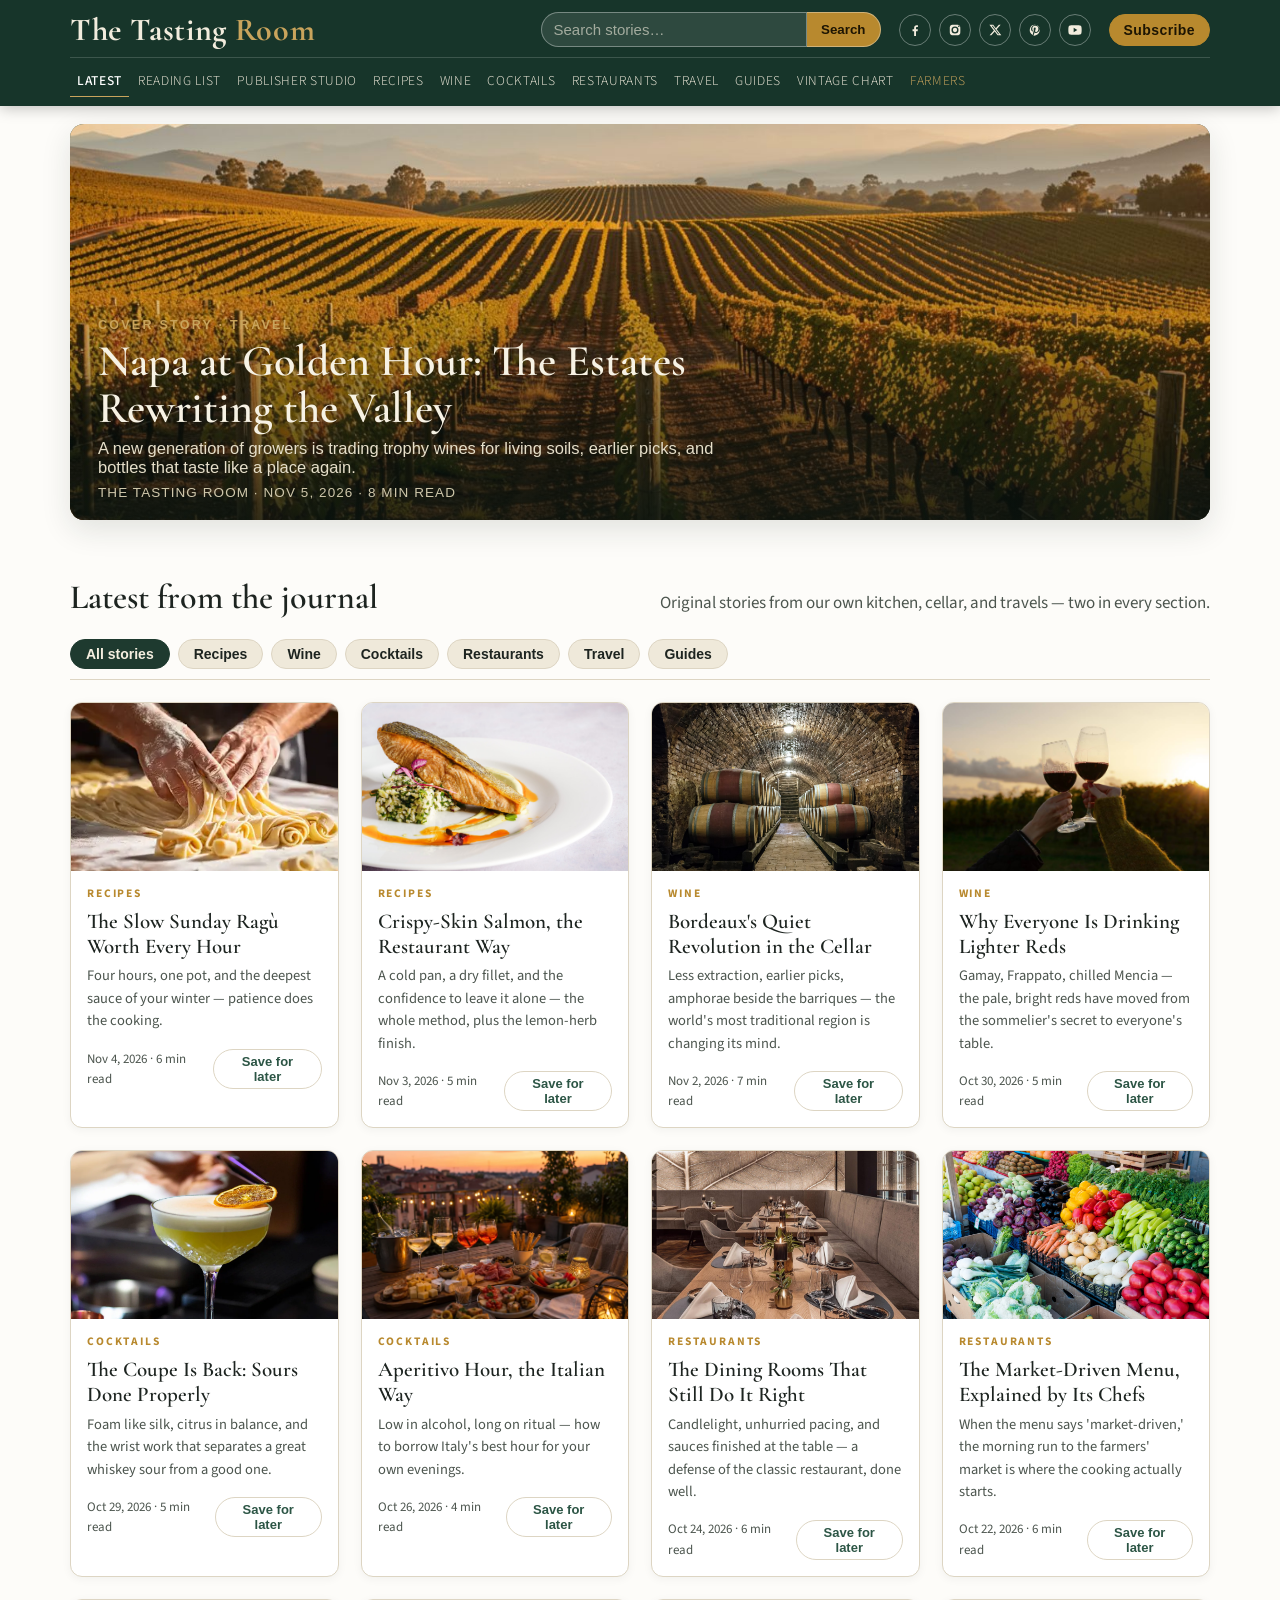
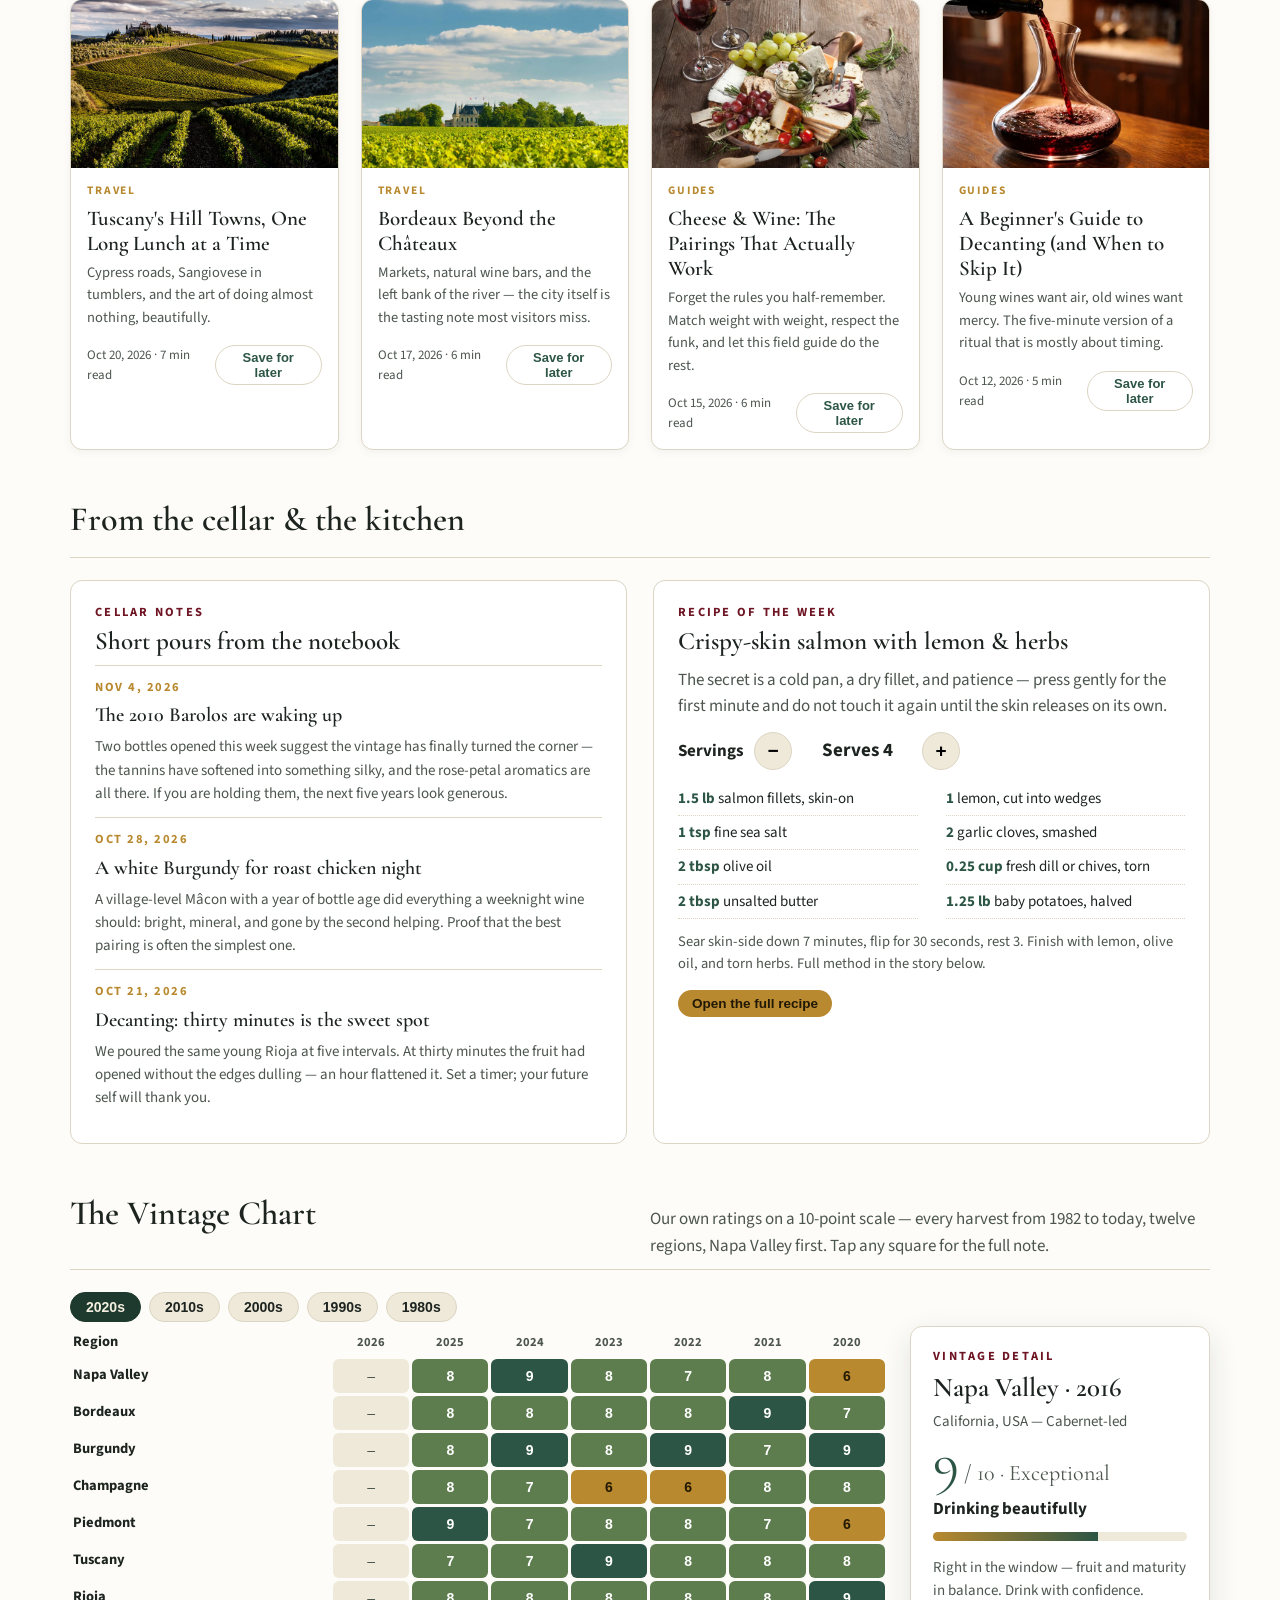
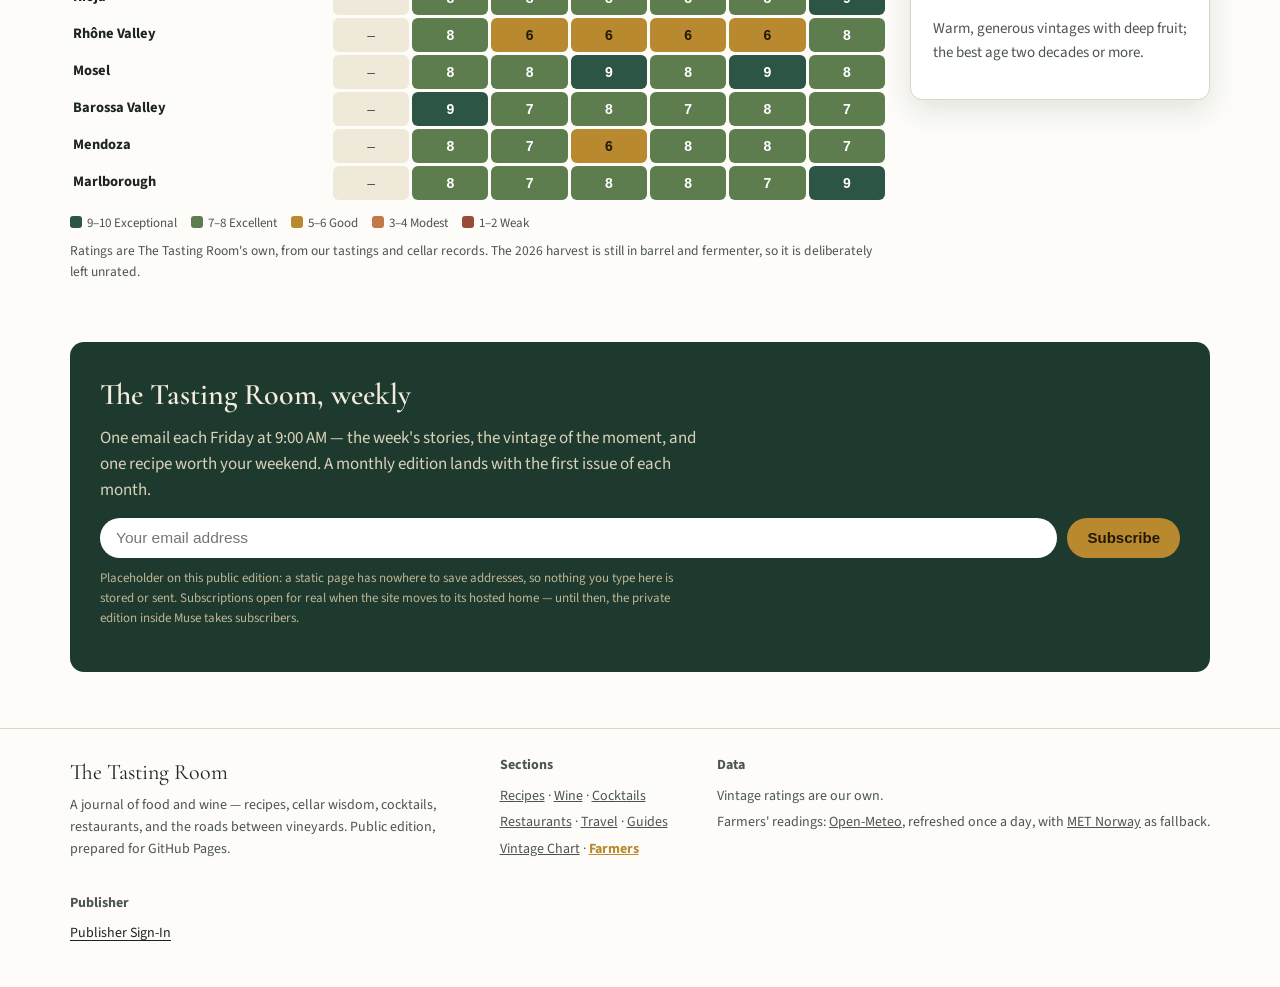
<file: index.html>
<!doctype html>
<html lang="en">
<head>
<meta charset="utf-8" />
<meta name="viewport" content="width=device-width, initial-scale=1, viewport-fit=cover" />
<meta name="color-scheme" content="light dark" />
<meta name="description" content="The Tasting Room — a journal of recipes, wine, cocktails, restaurants, travel and guides, with an interactive vintage chart and live growing conditions for farmers in 55 wine regions." />
<link rel="icon" href="data:," />
<title>The Tasting Room — Public Edition</title>
<link rel="preconnect" href="https://fonts.googleapis.com" />
<link rel="preconnect" href="https://fonts.gstatic.com" crossorigin />
<link href="https://fonts.googleapis.com/css2?family=Cormorant+Garamond:ital,wght@0,500;0,600;0,700;1,500&family=Source+Sans+3:wght@300;400;500;600;700&display=swap" rel="stylesheet" />
<link rel="stylesheet" href="assets/styles.css" />
</head>
<body>
<header class="site">
  <div class="wrap">
    <div class="hrow1">
      <button class="wordmark" data-nav="home">The Tasting <span>Room</span></button>
      <form class="searchbox" id="searchForm" role="search">
        <input type="search" id="searchInput" placeholder="Search stories…" aria-label="Search stories" />
        <button type="submit">Search</button>
      </form>
      <div class="socials" aria-label="Social media">
        <a href="https://www.facebook.com" target="_blank" rel="noopener" aria-label="Facebook"><svg viewBox="0 0 24 24"><path d="M13.5 21v-7h2.4l.4-3h-2.8V9.1c0-.9.3-1.5 1.6-1.5h1.3V4.9c-.3 0-1.1-.1-2.1-.1-2.1 0-3.6 1.3-3.6 3.7V11H8.3v3h2.4v7h2.8z"/></svg></a>
        <a href="https://www.instagram.com" target="_blank" rel="noopener" aria-label="Instagram"><svg viewBox="0 0 24 24"><path d="M12 8.8A3.2 3.2 0 1 0 12 15.2 3.2 3.2 0 0 0 12 8.8zm0-2.1a5.3 5.3 0 1 1 0 10.6 5.3 5.3 0 0 1 0-10.6zm6.9-.3a1.2 1.2 0 1 1-2.4 0 1.2 1.2 0 0 1 2.4 0zM12 4.2c-2.5 0-2.9 0-3.9.1a5 5 0 0 0-1.6.3 3.4 3.4 0 0 0-2 2 5 5 0 0 0-.3 1.6c0 1 0 1.3 0 3.9s0 2.9.1 3.9a5 5 0 0 0 .3 1.6 3.4 3.4 0 0 0 2 2 5 5 0 0 0 1.6.3c1 .1 1.3.1 3.9.1s2.9 0 3.9-.1a5 5 0 0 0 1.6-.3 3.4 3.4 0 0 0 2-2 5 5 0 0 0 .3-1.6c.1-1 .1-1.3.1-3.9s0-2.9-.1-3.9a5 5 0 0 0-.3-1.6 3.4 3.4 0 0 0-2-2 5 5 0 0 0-1.6-.3c-1-.1-1.4-.1-3.9-.1z"/></svg></a>
        <a href="https://x.com" target="_blank" rel="noopener" aria-label="X"><svg viewBox="0 0 24 24"><path d="M17.8 4h2.7l-6 6.8L21.5 20h-5.6l-4.3-5.6L6.6 20H3.9l6.4-7.3L3.6 4H9.3l3.9 5.2L17.8 4zm-1 14.4h1.5L8.6 5.5H7L16.8 18.4z"/></svg></a>
        <a href="https://www.pinterest.com" target="_blank" rel="noopener" aria-label="Pinterest"><svg viewBox="0 0 24 24"><path d="M12 4a8 8 0 0 0-2.9 15.4c-.1-.7-.2-1.7 0-2.4l1.2-4.9s-.3-.6-.3-1.5c0-1.4.8-2.4 1.8-2.4.9 0 1.3.6 1.3 1.4 0 .9-.6 2.2-.9 3.4-.2 1 .5 1.9 1.6 1.9 1.9 0 3.3-2 3.3-4.8 0-2.5-1.8-4.3-4.4-4.3a4.6 4.6 0 0 0-4.8 4.6c0 .9.4 1.9.8 2.4.1.1.1.2.1.3l-.3 1.2c0 .2-.2.2-.4.1-1.2-.6-2-2.3-2-3.8 0-3.1 2.3-6 6.6-6 3.4 0 6.1 2.5 6.1 5.7 0 3.4-2.2 6.2-5.2 6.2-1 0-2-.5-2.3-1.1l-.6 2.4c-.2.9-.8 2-1.2 2.6A8 8 0 1 0 12 4z"/></svg></a>
        <a href="https://www.youtube.com" target="_blank" rel="noopener" aria-label="YouTube"><svg viewBox="0 0 24 24"><path d="M21.6 7.2a2.5 2.5 0 0 0-1.8-1.8C18.2 5 12 5 12 5s-6.2 0-7.8.4A2.5 2.5 0 0 0 2.4 7.2 26 26 0 0 0 2 12a26 26 0 0 0 .4 4.8 2.5 2.5 0 0 0 1.8 1.8c1.6.4 7.8.4 7.8.4s6.2 0 7.8-.4a2.5 2.5 0 0 0 1.8-1.8A26 26 0 0 0 22 12a26 26 0 0 0-.4-4.8zM10 15.2V8.8L15.5 12 10 15.2z"/></svg></a>
      </div>
      <button class="signin-link subscribe-link" id="headerSubscribe" type="button">Subscribe</button>
    </div>
    <div class="hrow2">
      <button class="nav-toggle" id="navToggle" aria-expanded="false" aria-controls="mainNav"><span class="bars" aria-hidden="true"><i></i><i></i><i></i></span>Menu</button>
      <nav class="main" id="mainNav" aria-label="Sections">
        <button data-nav="home" class="active">Latest</button>
        <button data-nav="reading">Reading List</button>
        <button data-nav="studio">Publisher Studio</button>
        <button data-cat="Recipes">Recipes</button>
        <button data-cat="Wine">Wine</button>
        <button data-cat="Cocktails">Cocktails</button>
        <button data-cat="Restaurants">Restaurants</button>
        <button data-cat="Travel">Travel</button>
        <button data-cat="Guides">Guides</button>
        <button data-vintage="1">Vintage Chart</button>
        <button data-nav="farmers" class="farmers">Farmers</button>
      </nav>
    </div>
  </div>
</header>

<main class="wrap">

  <!-- ================= HOME ================= -->
  <section class="view on" id="view-home">
    <div id="coverSlot"></div>

    <div class="section-head">
      <h2 id="latestTitle">Latest from the journal</h2>
      <p>Original stories from our own kitchen, cellar, and travels — two in every section.</p>
    </div>
    <div class="chips" id="catChips" role="group" aria-label="Filter by section"></div>
    <div class="rule"></div>
    <div class="grid" id="storyGrid"></div>
    <div class="empty" id="noResults" style="display:none">No stories match that search yet. Try a different word — “salmon”, “Bordeaux”, “pasta”…</div>

    <div class="section-head">
      <h2>From the cellar &amp; the kitchen</h2>
    </div>
    <div class="rule"></div>
    <div class="split">
      <div class="panel">
        <div class="kicker">Cellar Notes</div>
        <h3>Short pours from the notebook</h3>
        <div class="note"><div class="d">Nov 4, 2026</div><h4>The 2010 Barolos are waking up</h4><p>Two bottles opened this week suggest the vintage has finally turned the corner — the tannins have softened into something silky, and the rose-petal aromatics are all there. If you are holding them, the next five years look generous.</p></div>
        <div class="note"><div class="d">Oct 28, 2026</div><h4>A white Burgundy for roast chicken night</h4><p>A village-level Mâcon with a year of bottle age did everything a weeknight wine should: bright, mineral, and gone by the second helping. Proof that the best pairing is often the simplest one.</p></div>
        <div class="note"><div class="d">Oct 21, 2026</div><h4>Decanting: thirty minutes is the sweet spot</h4><p>We poured the same young Rioja at five intervals. At thirty minutes the fruit had opened without the edges dulling — an hour flattened it. Set a timer; your future self will thank you.</p></div>
      </div>
      <div class="panel">
        <div class="kicker">Recipe of the Week</div>
        <h3>Crispy-skin salmon with lemon &amp; herbs</h3>
        <p style="color:var(--ink-soft);margin:6px 0 0">The secret is a cold pan, a dry fillet, and patience — press gently for the first minute and do not touch it again until the skin releases on its own.</p>
        <div class="scaler">
          <span style="font-weight:700">Servings</span>
          <button class="n" id="servDown" aria-label="Fewer servings">−</button>
          <output id="servOut">Serves 4</output>
          <button class="n" id="servUp" aria-label="More servings">+</button>
        </div>
        <ul class="ing" id="ingList"></ul>
        <p style="color:var(--ink-soft);font-size:14.5px;margin-top:12px">Sear skin-side down 7 minutes, flip for 30 seconds, rest 3. Finish with lemon, olive oil, and torn herbs. Full method in the story below.</p>
        <button class="btn small gold" data-open="salmon">Open the full recipe</button>
      </div>
    </div>

    <div class="section-head" id="vintageChart">
      <h2>The Vintage Chart</h2>
      <p>Our own ratings on a 10-point scale — every harvest from 1982 to today, twelve regions, Napa Valley first. Tap any square for the full note.</p>
    </div>
    <div class="rule"></div>
    <div class="chips" id="decadeTabs" role="group" aria-label="Choose a decade"></div>
    <div class="chart-layout">
      <div>
        <div class="vtable-wrap">
          <table class="vtable" id="vtable" aria-label="Vintage ratings"></table>
        </div>
        <div class="legend">
          <span><i style="background:var(--score-hi)"></i>9–10 Exceptional</span>
          <span><i style="background:#5d7d4f"></i>7–8 Excellent</span>
          <span><i style="background:var(--score-mid)"></i>5–6 Good</span>
          <span><i style="background:#c07a4a"></i>3–4 Modest</span>
          <span><i style="background:var(--score-lo)"></i>1–2 Weak</span>
        </div>
        <p style="color:var(--ink-soft);font-size:13.5px;margin-top:8px">Ratings are The Tasting Room's own, from our tastings and cellar records. The 2026 harvest is still in barrel and fermenter, so it is deliberately left unrated.</p>
      </div>
      <aside class="detail" id="chartDetail" aria-live="polite"></aside>
    </div>

    <div class="newsletter" id="newsletter">
      <h2>The Tasting Room, weekly</h2>
      <p>One email each Friday at 9:00 AM — the week's stories, the vintage of the moment, and one recipe worth your weekend. A monthly edition lands with the first issue of each month.</p>
      <form id="newsForm">
        <input type="email" id="newsEmail" placeholder="Your email address" aria-label="Email address" />
        <button class="btn gold" type="submit">Subscribe</button>
      </form>
      <p class="fine" id="newsNote">Placeholder on this public edition: a static page has nowhere to save addresses, so nothing you type here is stored or sent. Subscriptions open for real when the site moves to its hosted home — until then, the private edition inside Muse takes subscribers.</p>
    </div>
  </section>

  <!-- ================= READER ================= -->
  <section class="view" id="view-story">
    <button class="btn ghost small" id="backBtn" style="margin-top:18px">← Back to the journal</button>
    <div id="readerSlot"></div>
  </section>

  <!-- ================= READING LIST ================= -->
  <section class="view" id="view-reading">
    <div class="section-head"><h2>Your reading list</h2><p>Saved for later — on this public edition the list is kept for this visit only and clears when you close the page. In the private edition it is kept for you between visits.</p></div>
    <div class="rule"></div>
    <div class="grid" id="readingGrid"></div>
    <div class="empty" id="readingEmpty">Nothing saved yet. Tap “Save for later” on any story and it will wait for you here.</div>
  </section>

  <!-- ================= FARMERS ================= -->
  <section class="view" id="view-farmers">
    <div class="farm-hero">
      <div class="kicker" style="color:var(--gold-soft)">For the growers</div>
      <h1>Conditions in the world's wine regions</h1>
      <p>Live weather, wind, and soil temperature — at the surface and 6&nbsp;cm down — for 55 wine-growing regions, the numbers that decide irrigation, frost watches, and harvest timing.</p>
    </div>
    <div class="farm-tools">
      <input type="search" id="farmSearch" placeholder="Search regions — try “Napa” or “Mosel”…" aria-label="Search wine regions" />
      <div class="unit-toggle" role="group" aria-label="Units">
        <button id="unitF" class="active">°F · mph</button>
        <button id="unitC">°C · km/h</button>
      </div>
    </div>
    <div class="chips" id="contChips" role="group" aria-label="Filter by continent"></div>
    <p class="status-line" id="farmStatus">Loading readings…</p>
    <div id="farmDetail"></div>
    <div class="fgrid" id="farmGrid"></div>
    <div class="empty" id="farmEmpty" style="display:none">No regions match that search.</div>
  </section>

  <!-- ================= STUDIO ================= -->
  <section class="view" id="view-studio">
    <div class="section-head"><h2>Publisher Studio</h2><p>The newsroom behind The Tasting Room.</p></div>
    <div class="rule"></div>
    <div class="panel" style="border-style:dashed">
      <span class="tag">Placeholder on the public edition</span>
      <h3 style="font-size:26px">Sign-in and publishing live in the private edition</h3>
      <p style="color:var(--ink-soft);max-width:640px">A static page on GitHub Pages has no server and no database, so it cannot hold an access code, save stories, or keep a subscriber list. Nothing entered on this page is stored. The working Studio — single publisher seat claimed with a name and access code — stays in the private edition inside Muse, and these tools arrive here when the site moves to its hosted home.</p>
    </div>
    <div class="studio-grid">
      <div class="studio-card"><span class="tag">Placeholder</span><h3>Write &amp; edit stories</h3><p>Draft, edit, and publish stories with photos, and choose the cover story. Available in the private edition today; arrives here with hosting.</p></div>
      <div class="studio-card"><span class="tag">Placeholder</span><h3>Subscribers &amp; newsletter</h3><p>The subscriber list and the Friday 9:00 AM weekly send (monthly readers get the first issue of each month). Runs from the private edition until hosting lands.</p></div>
      <div class="studio-card"><span class="tag">Placeholder</span><h3>Analytics</h3><p>Visitor and page-view counts, most-read stories, and the 14-day chart. Needs a server to count anyone but yourself, so it is counted in the private edition for now.</p></div>
      <div class="studio-card"><span class="tag">Placeholder</span><h3>Settings</h3><p>Social profile links and site details. On this edition the ribbon icons point at the social networks themselves until the hosted settings page arrives.</p></div>
    </div>
  </section>
</main>

<footer class="site">
  <div class="wrap cols">
    <div>
      <div class="serif">The Tasting Room</div>
      <p style="margin:6px 0 0;max-width:380px">A journal of food and wine — recipes, cellar wisdom, cocktails, restaurants, and the roads between vineyards. Public edition, prepared for GitHub Pages.</p>
    </div>
    <div>
      <p style="margin:0 0 6px"><b>Sections</b></p>
      <p style="margin:0;line-height:1.9">
        <a href="#" data-cat-link="Recipes">Recipes</a> · <a href="#" data-cat-link="Wine">Wine</a> · <a href="#" data-cat-link="Cocktails">Cocktails</a><br/>
        <a href="#" data-cat-link="Restaurants">Restaurants</a> · <a href="#" data-cat-link="Travel">Travel</a> · <a href="#" data-cat-link="Guides">Guides</a><br/>
        <a href="#" id="footVintage">Vintage Chart</a> · <a href="#" id="footFarmers" style="color:var(--gold);font-weight:700">Farmers</a>
      </p>
    </div>
    <div>
      <p style="margin:0 0 6px"><b>Data</b></p>
      <p style="margin:0;line-height:1.9">Vintage ratings are our own.<br/>Farmers' readings: <a href="https://open-meteo.com" target="_blank" rel="noopener">Open-Meteo</a>, refreshed once a day, with <a href="https://www.met.no" target="_blank" rel="noopener">MET Norway</a> as fallback.</p>
    </div>
    <div>
      <p style="margin:0 0 6px"><b>Publisher</b></p>
      <p style="margin:0;line-height:1.9"><button class="footer-signin" id="footSignIn" type="button">Publisher Sign-In</button></p>
    </div>
  </div>
</footer>
<div class="toast" id="toast" role="status"></div>

<script src="assets/app.js"></script>
</body>
</html>
</file>
<file: assets/styles.css>
:root{
  --bg:#fdfcf9; --bg-soft:#f4f0e6; --surface:#ffffff; --ink:#1d2420; --ink-soft:#4c554e;
  --line:#ddd5c3; --green:#1e3a2f; --green-2:#2c5545; --oxblood:#6e1423; --gold:#b8892e;
  --gold-soft:#c9a45c; --gold-pale:#f3e9d2; --header-bg:#17352a; --header-ink:#f2ecdd;
  --chip:#efe9da; --shadow:0 10px 30px rgba(23,40,32,.12);
  --score-hi:#2c5545; --score-mid:#b8892e; --score-lo:#9a4a38;
}
@media (prefers-color-scheme: dark){
  :root{
    --bg:#101613; --bg-soft:#17201b; --surface:#1a231e; --ink:#ece7da; --ink-soft:#b9beb2;
    --line:#33413a; --green:#0f241c; --green-2:#7fb69c; --oxblood:#d98a97; --gold:#d3ab55;
    --gold-soft:#c9a45c; --gold-pale:#2a2416; --chip:#232e28;
    --header-bg:#0c1f18; --header-ink:#f2ecdd; --shadow:0 10px 30px rgba(0,0,0,.45);
    --score-hi:#7fb69c; --score-mid:#d3ab55; --score-lo:#d98a7a;
  }
}
*{box-sizing:border-box}
html{scroll-behavior:smooth}
body{margin:0;background:var(--bg);color:var(--ink);font-family:"Source Sans 3",system-ui,sans-serif;font-size:17px;line-height:1.55}
img{display:block;max-width:100%}
h1,h2,h3,.serif{font-family:"Cormorant Garamond",Georgia,serif}
a{color:inherit}
button,a,select,[role="button"]{cursor:pointer}
button *,a *{cursor:pointer}
input,textarea{cursor:text}
.wrap{max-width:1180px;margin:0 auto;padding:0 20px}
/* ---------- pinned header ---------- */
header.site{position:sticky;top:0;z-index:60;background:var(--header-bg);color:var(--header-ink);box-shadow:0 2px 14px rgba(0,0,0,.25)}
.hrow1{display:flex;align-items:center;gap:18px;padding:12px 0 10px;flex-wrap:wrap}
.wordmark{font-family:"Cormorant Garamond",Georgia,serif;font-size:32px;font-weight:700;letter-spacing:.02em;line-height:1;background:none;border:0;color:var(--header-ink);padding:0;text-align:left}
.wordmark span{color:var(--gold-soft)}
.searchbox{flex:1 1 200px;max-width:340px;margin-left:auto;display:flex}
.searchbox input{flex:1;padding:8px 12px;border-radius:999px 0 0 999px;border:1px solid rgba(255,255,255,.35);background:rgba(255,255,255,.1);color:var(--header-ink);font-size:15px;min-width:0}
.searchbox input::placeholder{color:rgba(242,236,221,.6)}
.searchbox button{border:1px solid rgba(255,255,255,.35);border-left:0;background:var(--gold);color:#1d1503;border-radius:0 999px 999px 0;padding:8px 14px;font-weight:700}
.socials{display:flex;gap:8px;align-items:center}
.socials a{display:inline-flex;width:32px;height:32px;border:1px solid rgba(255,255,255,.35);border-radius:50%;align-items:center;justify-content:center;color:var(--header-ink)}
.socials a:hover{background:rgba(255,255,255,.14)}
.socials svg{width:16px;height:16px;fill:currentColor}
.signin-link{background:none;border:1px solid rgba(255,255,255,.35);color:var(--header-ink);border-radius:999px;padding:7px 14px;font-size:14px;font-weight:400;letter-spacing:.03em}
.subscribe-link{background:var(--gold);border-color:var(--gold);color:#1d1503;font-weight:700}
.subscribe-link:hover{background:var(--gold-soft);border-color:var(--gold-soft)}
#newsletter{scroll-margin-top:150px}
.footer-signin{background:none;border:0;padding:0;color:var(--ink);font:inherit;text-decoration:underline;text-underline-offset:3px}
.footer-signin:hover{color:var(--green-2)}
.hrow2{border-top:1px solid rgba(255,255,255,.16)}
nav.main{display:flex;flex-wrap:nowrap;gap:0 2px;padding:7px 0 9px}
nav.main button{background:none;border:0;color:var(--header-ink);font-family:"Source Sans 3",system-ui,sans-serif;font-size:13.5px;font-weight:300;letter-spacing:.05em;text-transform:uppercase;white-space:nowrap;padding:6px 7px;border-bottom:1px solid transparent}
nav.main button:hover{color:#fff}
nav.main button.active{border-bottom-color:var(--gold-soft);color:#fff;font-weight:500}
.nav-toggle{display:none;align-items:center;gap:10px;background:none;border:0;color:var(--header-ink);font-family:"Source Sans 3",system-ui,sans-serif;font-size:14px;font-weight:400;letter-spacing:.14em;text-transform:uppercase;padding:10px 2px;min-height:44px}
.nav-toggle .bars{display:inline-flex;flex-direction:column;gap:4px}
.nav-toggle .bars i{display:block;width:20px;height:1.5px;background:var(--header-ink);border-radius:2px;transition:transform .18s,opacity .18s}
.nav-toggle[aria-expanded="true"] .bars i:nth-child(1){transform:translateY(5.5px) rotate(45deg)}
.nav-toggle[aria-expanded="true"] .bars i:nth-child(2){opacity:0}
.nav-toggle[aria-expanded="true"] .bars i:nth-child(3){transform:translateY(-5.5px) rotate(-45deg)}
#vintageChart{scroll-margin-top:150px}
nav.main button.farmers{color:var(--gold-soft)}
nav.main button.farmers.active{color:#ecd9a8}
/* ---------- generic ---------- */
.view{display:none}
.view.on{display:block}
.kicker{font-size:12.5px;font-weight:700;letter-spacing:.18em;text-transform:uppercase;color:var(--oxblood)}
.section-head{display:flex;align-items:baseline;justify-content:space-between;gap:16px;margin:44px 0 6px;flex-wrap:wrap}
.section-head h2{font-size:34px;margin:0;font-weight:600}
.section-head p{margin:0;color:var(--ink-soft);max-width:560px}
.rule{height:1px;background:var(--line);margin:10px 0 22px}
.btn{display:inline-block;background:var(--green);color:#f5efe0;border:0;border-radius:999px;padding:10px 20px;font-weight:700;font-size:15px}
.btn.gold{background:var(--gold);color:#221806}
.btn.ghost{background:none;color:var(--green-2);border:1px solid var(--line)}
.btn.small{padding:6px 14px;font-size:13.5px}
.chips{display:flex;flex-wrap:wrap;gap:8px;margin:14px 0 4px}
.chip{border:1px solid var(--line);background:var(--chip);color:var(--ink);border-radius:999px;padding:6px 15px;font-size:14px;font-weight:600}
.chip.active{background:var(--green);color:#f5efe0;border-color:var(--green)}
/* ---------- cover ---------- */
.cover{position:relative;margin-top:18px;border-radius:14px;overflow:hidden;box-shadow:var(--shadow);text-align:left;width:100%;border:0;padding:0;background:var(--green)}
.cover img{width:100%;height:44vh;min-height:320px;max-height:430px;object-fit:cover}
.cover .overlay{position:absolute;inset:auto 0 0 0;padding:56px 28px 20px;background:linear-gradient(transparent,rgba(10,20,15,.82));color:#f7f2e4}
.cover .kicker{color:var(--gold-soft)}
.cover h1{font-size:clamp(28px,4.6vw,44px);line-height:1.08;margin:6px 0 6px;font-weight:600;max-width:760px}
.cover p{margin:0;max-width:640px;color:#e6dfca;font-size:16.5px}
.cover .byline{margin-top:8px;font-size:13.5px;letter-spacing:.08em;text-transform:uppercase;color:#cfc7ab}
/* ---------- story grid ---------- */
.grid{display:grid;grid-template-columns:repeat(auto-fill,minmax(255px,1fr));gap:22px}
.card{background:var(--surface);border:1px solid var(--line);border-radius:12px;overflow:hidden;text-align:left;padding:0;display:flex;flex-direction:column;box-shadow:0 2px 10px rgba(23,40,32,.05)}
.card img{width:100%;height:168px;object-fit:cover}
.card .body{padding:14px 16px 16px;display:flex;flex-direction:column;gap:6px;flex:1}
.card .cat{font-size:11.5px;font-weight:700;letter-spacing:.16em;text-transform:uppercase;color:var(--gold)}
.card h3{font-size:21px;line-height:1.2;margin:0;font-weight:600}
.card p{margin:0;color:var(--ink-soft);font-size:14.5px;flex:1}
.card .meta{display:flex;justify-content:space-between;align-items:center;font-size:13px;color:var(--ink-soft)}
.save-btn{background:none;border:1px solid var(--line);border-radius:999px;padding:4px 12px;font-size:13px;font-weight:700;color:var(--green-2)}
.save-btn.saved{background:var(--gold-pale);border-color:var(--gold);color:var(--gold)}
.empty{padding:34px;text-align:center;color:var(--ink-soft);border:1px dashed var(--line);border-radius:12px}
/* ---------- cellar notes + recipe ---------- */
.split{display:grid;grid-template-columns:1fr 1fr;gap:26px}
@media(max-width:820px){.split{grid-template-columns:1fr}}
.panel{background:var(--surface);border:1px solid var(--line);border-radius:12px;padding:22px 24px}
.panel h3{font-size:25px;margin:0 0 4px;font-weight:600}
.note{border-top:1px solid var(--line);padding:12px 0}
.note:first-of-type{border-top:0}
.note .d{font-size:12.5px;letter-spacing:.12em;text-transform:uppercase;color:var(--gold);font-weight:700}
.note h4{font-family:"Cormorant Garamond",Georgia,serif;font-size:20px;margin:3px 0 4px;font-weight:600}
.note p{margin:0;color:var(--ink-soft);font-size:15px}
.scaler{display:flex;align-items:center;gap:10px;margin:12px 0;flex-wrap:wrap}
.scaler .n{width:38px;height:38px;border-radius:50%;border:1px solid var(--line);background:var(--chip);font-size:19px;font-weight:700;line-height:1}
.scaler output{font-size:19px;font-weight:700;min-width:110px;text-align:center}
.ing{list-style:none;margin:10px 0 0;padding:0;columns:2;column-gap:28px}
@media(max-width:560px){.ing{columns:1}}
.ing li{padding:5px 0;border-bottom:1px dotted var(--line);font-size:15px;break-inside:avoid}
.ing b{color:var(--green-2)}
/* ---------- vintage chart ---------- */
.chart-layout{display:grid;grid-template-columns:minmax(0,1fr) 300px;gap:22px;align-items:start}
@media(max-width:900px){.chart-layout{grid-template-columns:1fr}}
.vtable{border-collapse:separate;border-spacing:3px;width:100%}
.vtable th{font-size:12.5px;color:var(--ink-soft);font-weight:700;padding:2px 0;text-align:center}
.vtable th.region{text-align:left;font-size:14.5px;color:var(--ink);white-space:nowrap;padding-right:8px}
.vtable td{padding:0}
.cell{width:100%;min-width:30px;height:34px;border:0;border-radius:6px;font-weight:700;font-size:14px;color:#fff;display:block}
.cell.s9,.cell.s10{background:var(--score-hi)}
.cell.s7,.cell.s8{background:#5d7d4f}
.cell.s5,.cell.s6{background:var(--score-mid);color:#241a02}
.cell.s3,.cell.s4{background:#c07a4a}
.cell.s1,.cell.s2{background:var(--score-lo)}
.cell.none{background:var(--chip);color:var(--ink-soft);font-weight:400}
.cell.sel{outline:3px solid var(--oxblood);outline-offset:1px}
.detail{position:sticky;top:132px;background:var(--surface);border:1px solid var(--line);border-radius:12px;padding:20px 22px;box-shadow:var(--shadow)}
.detail h3{font-size:27px;margin:0;font-weight:600}
.detail .big{font-family:"Cormorant Garamond",Georgia,serif;font-size:56px;line-height:1;color:var(--green-2)}
.detail .big small{font-size:22px;color:var(--ink-soft)}
.mbar{height:9px;border-radius:99px;background:var(--chip);overflow:hidden;margin:10px 0 6px}
.mbar i{display:block;height:100%;background:linear-gradient(90deg,var(--gold),var(--green-2))}
.detail p{color:var(--ink-soft);font-size:15px}
.legend{display:flex;gap:14px;flex-wrap:wrap;font-size:13px;color:var(--ink-soft);margin-top:10px}
.legend i{display:inline-block;width:12px;height:12px;border-radius:3px;margin-right:5px;vertical-align:-1px}
/* ---------- farmers ---------- */
.farm-hero{background:linear-gradient(120deg,#17352a,#2c5545);color:#f2ecdd;border-radius:14px;padding:26px 28px;margin-top:20px}
.farm-hero h1{font-size:clamp(28px,4vw,38px);margin:4px 0 6px;font-weight:600}
.farm-hero p{margin:0;color:#d9d2ba;max-width:640px}
.farm-tools{display:flex;gap:10px;flex-wrap:wrap;align-items:center;margin:18px 0 6px}
.farm-tools input[type=search]{flex:1 1 180px;padding:9px 14px;border-radius:999px;border:1px solid var(--line);background:var(--surface);color:var(--ink);font-size:15px}
.unit-toggle{display:flex;border:1px solid var(--line);border-radius:999px;overflow:hidden}
.unit-toggle button{border:0;background:var(--surface);color:var(--ink);padding:8px 15px;font-weight:700}
.unit-toggle button.active{background:var(--green);color:#f5efe0}
.fdetail{background:var(--surface);border:1px solid var(--line);border-radius:14px;padding:13px 16px;box-shadow:var(--shadow);margin:10px 0 16px}
.fdetail h2{font-size:24px;margin:0;font-weight:600}
.fdetail .sub{color:var(--ink-soft);margin:1px 0 8px;font-size:14.5px}
.statgrid{display:grid;grid-template-columns:repeat(auto-fit,minmax(118px,1fr));gap:8px}
.stat{background:var(--bg-soft);border-radius:10px;padding:7px 10px}
.stat .lab{font-size:10.5px;font-weight:700;letter-spacing:.12em;text-transform:uppercase;color:var(--ink-soft)}
.stat .val{font-family:"Cormorant Garamond",Georgia,serif;font-size:21px;line-height:1.15;font-weight:600}
.stat .val small{font-size:12px;color:var(--ink-soft)}
.days{display:grid;grid-template-columns:repeat(7,1fr);gap:6px;margin-top:9px}
@media(max-width:700px){.days{grid-template-columns:repeat(4,1fr)}}
.day{background:var(--bg-soft);border-radius:10px;padding:7px 6px;text-align:center;font-size:12.5px;line-height:1.4}
.day .dn{font-weight:700;letter-spacing:.05em}
.day .hi{font-weight:700}.day .lo{color:var(--ink-soft)}
.day .rn{color:#3f6d8e;font-size:11.5px}
.chartbox{margin-top:8px}
.chartbox h3{font-size:19px;margin:0;font-weight:600}
.chart-legend{display:flex;gap:6px 14px;flex-wrap:wrap;font-size:12.5px;margin:3px 0 2px}
.chart-legend i{display:inline-block;width:18px;height:4px;border-radius:2px;margin-right:6px;vertical-align:middle}
#weekChart{width:100%;height:auto}
#chartTip{position:absolute;pointer-events:none;background:var(--green);color:#f5efe0;border-radius:8px;padding:8px 11px;font-size:13px;line-height:1.45;opacity:0;transition:opacity .12s;z-index:5;white-space:nowrap}
.chart-rel{position:relative}
.fgrid{display:grid;grid-template-columns:repeat(auto-fill,minmax(215px,1fr));gap:14px}
.fcard{background:var(--surface);border:1px solid var(--line);border-radius:12px;padding:14px 16px;text-align:left;width:100%}
.fcard.sel{border-color:var(--gold);box-shadow:0 0 0 2px var(--gold-pale)}
.fcard h3{font-size:20px;margin:0;font-weight:600}
.fcard .ctry{color:var(--ink-soft);font-size:13px;margin-bottom:8px}
.fcard .row{display:flex;justify-content:space-between;font-size:14px;color:var(--ink-soft)}
.fcard .row b{color:var(--ink);font-size:16px}
.fcard .snote{font-size:11.5px;color:var(--ink-soft);margin-top:7px}
.status-line{color:var(--ink-soft);font-size:14px;margin:8px 0}
/* ---------- reader ---------- */
.reader-hero{width:100%;height:46vh;min-height:300px;object-fit:cover;border-radius:14px;margin-top:18px}
.reader{max-width:720px;margin:0 auto}
.reader h1{font-size:clamp(30px,4.6vw,44px);line-height:1.12;font-weight:600;margin:10px 0 8px}
.reader .dek{font-size:19px;color:var(--ink-soft);font-family:"Cormorant Garamond",Georgia,serif;font-style:italic}
.reader .meta{color:var(--ink-soft);font-size:14px;margin:10px 0 18px;display:flex;gap:14px;flex-wrap:wrap;align-items:center}
.reader p.body{font-size:18px;line-height:1.7;margin:0 0 18px}
/* ---------- newsletter / studio / footer ---------- */
.newsletter{background:var(--green);color:#f2ecdd;border-radius:14px;padding:30px 30px;margin:46px 0 10px}
.newsletter h2{margin:0 0 6px;font-size:30px;font-weight:600}
.newsletter p{margin:0 0 14px;color:#d9d2ba;max-width:600px}
.newsletter form{display:flex;gap:10px;flex-wrap:wrap}
.newsletter input{flex:1 1 240px;padding:11px 16px;border-radius:999px;border:0;font-size:15.5px}
.newsletter .fine{font-size:13px;color:#bdb694;margin-top:10px}
.studio-grid{display:grid;grid-template-columns:repeat(auto-fit,minmax(230px,1fr));gap:16px;margin-top:18px}
.studio-card{background:var(--surface);border:1px dashed var(--line);border-radius:12px;padding:20px}
.studio-card h3{margin:0 0 6px;font-size:22px;font-weight:600}
.studio-card p{margin:0;color:var(--ink-soft);font-size:14.5px}
.tag{display:inline-block;background:var(--gold-pale);color:var(--gold);font-size:11.5px;font-weight:700;letter-spacing:.12em;text-transform:uppercase;border-radius:99px;padding:3px 10px;margin-bottom:8px}
footer.site{margin-top:56px;border-top:1px solid var(--line);padding:26px 0 40px;color:var(--ink-soft);font-size:14px}
footer.site .cols{display:flex;gap:30px;flex-wrap:wrap;justify-content:space-between}
footer.site .serif{font-size:22px;color:var(--ink)}
.toast{position:fixed;left:50%;bottom:22px;transform:translateX(-50%) translateY(20px);background:var(--green);color:#f5efe0;padding:11px 20px;border-radius:999px;font-size:14.5px;opacity:0;pointer-events:none;transition:.25s;z-index:80;box-shadow:var(--shadow);max-width:90vw;text-align:center}
.toast.on{opacity:1;transform:translateX(-50%)}
/* ---------- vintage chart scroller (desktop keeps the swipe, mobile reflows below) ---------- */
.vtable-wrap{overflow-x:auto;-webkit-overflow-scrolling:touch}
/* ================= MOBILE PASS ================= */
button,a,.chip{ -webkit-tap-highlight-color:transparent }
button,.chip,nav.main button,.fcard,.cell{ touch-action:manipulation }
@media (prefers-reduced-motion: reduce){ html{scroll-behavior:auto} .toast{transition:none} }
@media (max-width:760px){
  body{font-size:16.5px;overflow-x:clip}
  .wrap{padding:0 16px}
  /* header: wordmark + sign-in on row one, full-width search on row two, socials on row three — nothing to swipe */
  .hrow1{gap:10px 12px;padding:10px 0 9px}
  .wordmark{font-size:27px;min-height:44px;display:inline-flex;align-items:center;order:1}
  .signin-link{order:2;margin-left:auto;min-height:40px;padding:8px 13px;font-size:13.5px;display:inline-flex;align-items:center}
  .searchbox{order:3;flex:1 1 100%;max-width:none;margin-left:0}
  .searchbox input{font-size:16px;padding:11px 14px;min-height:44px}
  .searchbox button{padding:11px 18px;min-height:44px;font-size:15px}
  .socials{order:4;margin:0 auto;gap:9px}
  .socials a{width:40px;height:40px}
  .socials svg{width:18px;height:18px}
  /* nav: hidden behind the hamburger toggle at this size (see the menu section at the end) */
  nav.main button{font-size:13px;letter-spacing:.05em;padding:10px 8px;min-height:44px;display:flex;align-items:center;line-height:1.25;text-align:left}
  /* sections & type */
  .section-head{margin:32px 0 4px;gap:8px}
  .section-head h2{font-size:28px;line-height:1.15}
  .section-head p{font-size:15.5px}
  .rule{margin:8px 0 18px}
  /* cover */
  .cover{margin-top:12px;border-radius:12px}
  .cover img{height:38vh;min-height:250px;max-height:340px}
  .cover .overlay{padding:46px 18px 16px}
  .cover h1{font-size:clamp(26px,7.4vw,34px)}
  .cover p{font-size:15.5px;line-height:1.45}
  .cover .byline{font-size:12px}
  /* cards & controls */
  .grid{gap:16px}
  .card .body{padding:13px 15px 15px}
  .btn{min-height:44px;display:inline-flex;align-items:center;justify-content:center;padding:11px 20px}
  .btn.small{min-height:40px;padding:8px 16px}
  .chip{min-height:44px;padding:10px 15px;font-size:14.5px;display:inline-flex;align-items:center}
  .chips{gap:7px;margin:12px 0 2px}
  .save-btn{min-height:38px;padding:7px 13px;font-size:13.5px}
  .card .meta{flex-wrap:wrap;gap:8px}
  .empty{padding:24px 18px}
  /* panels, recipe */
  .panel{padding:18px 16px}
  .panel h3{font-size:23px}
  .scaler .n{width:44px;height:44px;font-size:21px}
  .scaler output{min-width:96px}
  /* vintage chart: the wide table becomes stacked region blocks — each year is a labelled tile, no sideways scroll */
  .vtable-wrap{overflow:visible}
  .vtable{display:block;width:100%;border-spacing:0}
  .vtable tr:first-child{display:none}
  .vtable tr{display:grid;grid-template-columns:repeat(5,1fr);gap:6px;padding:12px 0 14px;border-bottom:1px solid var(--line)}
  .vtable th.region{grid-column:1/-1;text-align:left;font-size:17px;white-space:normal;padding:0 0 2px;font-family:"Cormorant Garamond",Georgia,serif;font-weight:600}
  .vtable td{display:block}
  .cell{min-width:0;height:auto;min-height:54px;display:flex;flex-direction:column;align-items:center;justify-content:center;gap:1px;font-size:16px;border-radius:8px;padding:5px 2px}
  .cell::before{content:attr(data-yr);font-size:10px;font-weight:600;letter-spacing:.05em;line-height:1;opacity:.85}
  .detail{position:static;padding:18px 16px;margin-top:16px}
  .detail h3{font-size:24px}
  .detail .big{font-size:48px}
  .legend{gap:8px 12px;font-size:12.5px}
  /* farmers */
  .farm-hero{padding:20px 18px;margin-top:12px;border-radius:12px}
  .farm-hero p{font-size:15.5px}
  .farm-tools{flex-direction:column;align-items:stretch;gap:10px;margin:14px 0 4px}
  .farm-tools input[type=search]{flex:none;width:100%;min-height:48px;font-size:16px;padding:11px 16px}
  .unit-toggle{width:100%}
  .unit-toggle button{flex:1;min-height:44px;padding:10px;font-size:15px}
  .fdetail{padding:11px 13px;margin:9px 0 14px}
  .fdetail h2{font-size:22px}
  .statgrid{grid-template-columns:repeat(2,1fr);gap:7px}
  .stat{padding:7px 9px}
  .stat .val{font-size:20px}
  .days{grid-template-columns:repeat(3,1fr);gap:6px}
  .day{font-size:12px;padding:7px 5px}
  .chart-legend{gap:5px 11px;font-size:12px}
  #chartTip{white-space:normal;width:max-content;max-width:240px;font-size:12.5px}
  /* reader */
  .reader-hero{height:34vh;min-height:220px;margin-top:12px;border-radius:12px}
  .reader h1{font-size:clamp(28px,8vw,36px)}
  .reader .dek{font-size:18px}
  .reader p.body{font-size:17.5px;line-height:1.68}
  .reader .meta{gap:8px 12px}
  /* newsletter, studio, footer, toast */
  .newsletter{padding:22px 18px;margin:36px 0 8px}
  .newsletter h2{font-size:26px}
  .newsletter form{flex-direction:column;gap:10px}
  .newsletter input{flex:none;width:100%;min-height:50px;font-size:16px;padding:12px 16px}
  .newsletter .btn{width:100%;min-height:50px}
  .studio-grid{gap:12px;margin-top:14px}
  .studio-card{padding:17px 16px}
  footer.site{margin-top:40px;padding:22px 0 calc(30px + env(safe-area-inset-bottom))}
  footer.site .cols{flex-direction:column;gap:18px}
  .toast{bottom:calc(14px + env(safe-area-inset-bottom));width:calc(100vw - 32px);max-width:calc(100vw - 32px)}
}
@media (max-width:520px){
  .grid{grid-template-columns:1fr}
  .card img{height:190px}
  .fgrid{grid-template-columns:1fr}
  .fcard{padding:15px 16px}
  .fcard .row{font-size:15px}
  .days{grid-template-columns:repeat(2,1fr)}
  .ing{columns:1}
  .studio-grid{grid-template-columns:1fr}
}
@media (max-width:380px){
  .wrap{padding:0 13px}
  .wordmark{font-size:24px}
  .signin-link{font-size:12.5px;padding:8px 10px}
  .socials a{width:38px;height:38px}
  nav.main.open{grid-template-columns:1fr}
  .vtable tr{grid-template-columns:repeat(4,1fr)}
  .statgrid{grid-template-columns:repeat(2,1fr)}
}
/* ================= MENU: ONE LINE ON DESKTOP, HAMBURGER WHEN NARROW ================= */
/* The full menu (now including Vintage Chart) stays on a single line while it fits;
   once the window is too narrow for that, it collapses behind a hamburger toggle
   instead of wrapping — which is what used to push FARMERS onto a second line. */
@media (max-width:1100px){
  .nav-toggle{display:inline-flex}
  nav.main{display:none}
  nav.main.open{display:grid;grid-template-columns:1fr 1fr;gap:0 10px;padding:2px 0 10px}
  nav.main button{border-bottom:1px solid rgba(255,255,255,.12);white-space:normal}
  nav.main button.active{border-bottom-color:var(--gold-soft)}
}
@media (max-width:520px){
  nav.main.open{grid-template-columns:1fr}
}
</file>
